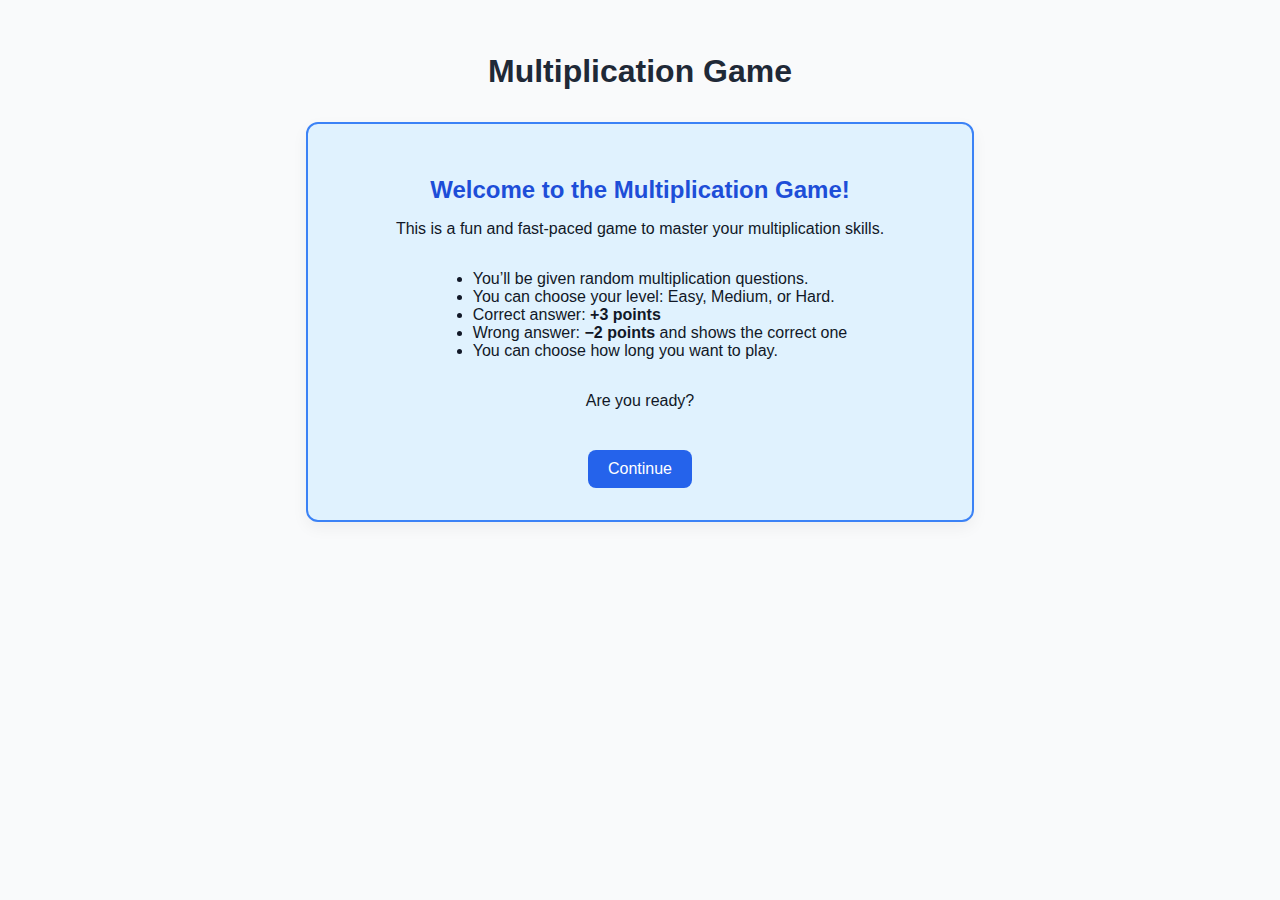
<file: multiplication_game/index.html>
<!DOCTYPE html>
<html lang="en">
<head>
  <meta charset="UTF-8" />
  <meta name="viewport" content="width=device-width, initial-scale=1.0" />
  <title>Multiplication Quiz Game</title>
  <link rel="stylesheet" href="style.css" />
</head>
<body>
  <h1>Multiplication Game</h1>
  <div id="welcome-screen">
    <h2>Welcome to the Multiplication Game!</h2>
    <p>This is a fun and fast-paced game to master your multiplication skills.</p>
    <ul style="text-align: left; display: inline-block; text-align: left;">
      <li>You’ll be given random multiplication questions.</li>
      <li>You can choose your level: Easy, Medium, or Hard.</li>
      <li>Correct answer: <strong>+3 points</strong></li>
      <li>Wrong answer: <strong>−2 points</strong> and shows the correct one</li>
      <li>You can choose how long you want to play.</li>
    </ul>
    <p>Are you ready?</p>
    <button id="continue-btn">Continue</button>
  </div>
  
  <div id="setup" style="display: none;">
    <label for="player-name">Enter Your Name:</label>
    <input type="text" id="player-name" placeholder="Your name" />
    <br><br>

    <label for="time-select">Select Time:</label>
    <select id="time-select">
      <option value="60" selected>1 minute</option>
      <option value="120">2 minutes</option>
      <option value="180">3 minutes</option>
      <option value="300">5 minutes</option>
    </select>

    <label for="level-select">Select Level:</label>
    <select id="level-select">
      <option value="easy" selected>Easy (1–10)</option>
      <option value="medium">Medium (11–20)</option>
      <option value="hard">Hard (21–30)</option>
    </select>

    <br><br>
    <button id="start-btn">Start Game</button>
  </div>

  <div id="game-area" style="display: none;">
    <div id="question">Loading...</div>

    <input type="number" id="answer-input" placeholder="Answer" />
    <button id="submit-btn">Submit</button>

    <div id="feedback"></div>
    <div id="level-indicator"></div>
    <div id="score">Score: 0</div>
    <div id="timer">Time Left: 60s</div>
    <button id="restart-btn" style="display: none;">🔁 Restart Game</button>
  </div>

  <div id="high-score-board"></div>

  <script src="script.js"></script>
</body>
</html>
</file>
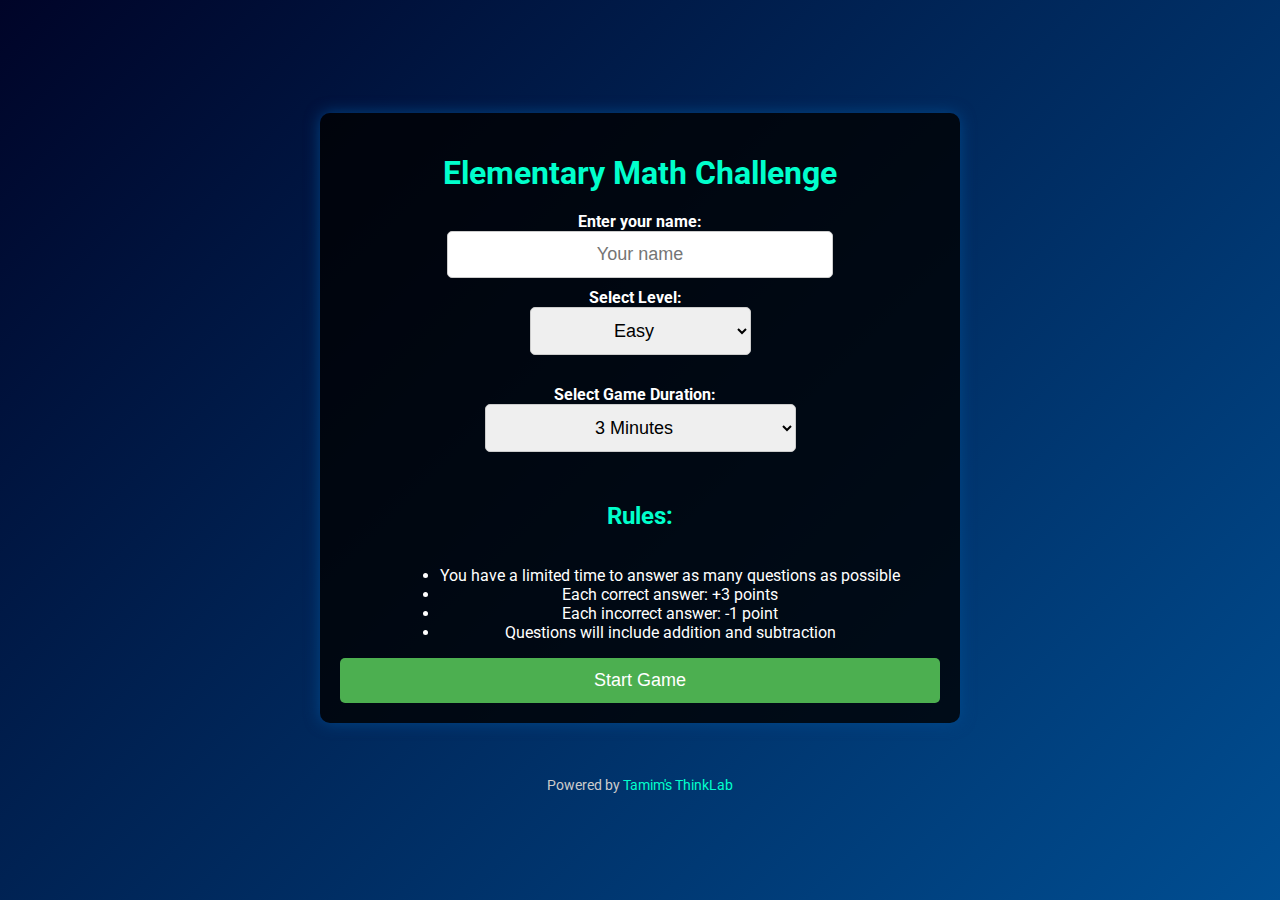
<file: elementary_math_challenge.html>
<!DOCTYPE html>
<html>
<head>
  <meta http-equiv="Content-Type" content="text/html; charset=UTF-8">
  <title>Elementary Math Challenge</title>
  <!-- Google Font: Roboto for a clean look -->
  <link href="https://fonts.googleapis.com/css?family=Roboto&display=swap" rel="stylesheet">
  <meta name="viewport" content="width=device-width, initial-scale=1.0">
  <style>
    /* Space adventure themed animated background */
    body {
      font-family: 'Roboto', sans-serif;
      background: linear-gradient(135deg, #000428, #004e92);
      color: #fff;
      margin: 0;
      padding: 0;
      display: flex;
      flex-direction: column;
      align-items: center;
      justify-content: center;
      min-height: 100vh;
    }
    
    /* Entrance animation for game containers */
    .game-container {
      background-color: rgba(0, 0, 0, 0.8);
      padding: 20px;
      border-radius: 10px;
      box-shadow: 0 0 15px rgba(0, 78, 146, 0.8);
      margin: 20px;
      width: 100%;
      max-width: 600px;
      text-align: center;
      animation: containerEntrance 1s ease-out;
    }
    @keyframes containerEntrance {
      from { transform: scale(0.8); opacity: 0; }
      to { transform: scale(1); opacity: 1; }
    }
    
    .question {
      font-size: 24px;
      font-weight: bold;
      margin: 20px 0;
    }
    .stats {
      display: flex;
      justify-content: space-between;
      align-items: center;
      margin-bottom: 20px;
      font-size: 18px;
    }
    .score, .timer {
      font-weight: bold;
      padding: 8px 12px;
      border-radius: 5px;
    }
    .score {
      color: #00ffcc;
      background-color: rgba(0, 255, 204, 0.1);
    }
    .timer {
      color: #ff0055;
      background-color: rgba(255, 0, 85, 0.1);
    }
    .grade-select, .duration-select {
      margin-bottom: 20px;
    }
    .grade-select label, .duration-select label {
      font-weight: bold;
      margin-right: 10px;
    }
    input[type="text"], input[type="number"], select {
      width: 100%;
      padding: 12px;
      font-size: 18px;
      margin-bottom: 10px;
      border: 1px solid #ccc;
      border-radius: 5px;
      text-align: center;
      box-sizing: border-box;
    }
    button {
      width: 100%;
      padding: 12px;
      background-color: #4CAF50;
      color: white;
      border: none;
      border-radius: 5px;
      cursor: pointer;
      font-size: 18px;
      transition: background-color 0.3s ease, box-shadow 0.3s ease;
    }
    button:hover {
      background-color: #45a049;
      box-shadow: 0 0 15px #00ffcc;
    }
    
    /* Feedback styling with pulse (bonus) animation */
    .feedback {
      text-align: center;
      margin: 10px 0;
      padding: 10px;
      border-radius: 5px;
      transition: opacity 0.5s ease;
    }
    .correct {
      background-color: #2ecc71;
      color: #fff;
    }
    .incorrect {
      background-color: #e74c3c;
      color: #fff;
    }
    .bonus {
      background-color: #f1c40f;
      color: #000;
      font-size: 20px;
      font-weight: bold;
    }
    .pulse {
      animation: pulse 0.5s ease-out;
    }
    @keyframes pulse {
      0% { transform: scale(1); }
      50% { transform: scale(1.1); }
      100% { transform: scale(1); }
    }
    
    .game-over {
      text-align: center;
    }
    .result-stats {
      display: grid;
      grid-template-columns: repeat(auto-fit, minmax(150px, 1fr));
      gap: 10px;
      margin: 20px 0;
    }
    .stat-box {
      padding: 10px;
      border-radius: 5px;
      text-align: center;
      background-color: #333;
    }
    @keyframes fadeIn {
      from { opacity: 0; transform: scale(0.95); }
      to { opacity: 1; transform: scale(1); }
    }
    .fade-in {
      animation: fadeIn 0.5s;
    }
    
    @media (max-width: 768px) {
      .game-container {
        margin: 10px;
      }
      .stats {
        flex-direction: column;
        align-items: stretch;
      }
      .score, .timer {
        margin-bottom: 5px;
      }
    }
    
    h1, h2 {
      color: #00ffcc;
      margin-bottom: 20px;
    }
    
    ul {
      list-style: disc;
      margin-left: 20px;
    }
    
    #intro-screen {
      display: flex;
      flex-direction: column;
      align-items: center;
    }

    .fb-share {
      background-color: #3b5998; /* Facebook blue */
      color: white;
      /* Optionally adjust other properties like padding, border-radius, etc. */
    }

    .footer {
      text-align: center;
      font-size: 14px;
      margin-top: 20px;
      color: #ccc;
    }
    .footer a {
      color: #00ffcc;
      text-decoration: none;
    }
    .footer a:hover {
      text-decoration: underline;
    }
  </style>
</head>
<body>
  <!-- Intro Screen -->
  <div class="game-container" id="intro-screen">
    <h1>Elementary Math Challenge</h1>
    <div class="player-name">
      <label for="player-name"><strong>Enter your name:</strong></label>
      <input type="text" id="player-name" placeholder="Your name">
    </div>
    <div class="grade-select">
      <label for="grade-level">Select Level:</label>
      <select id="grade-level">
        <option value="3">Easy</option>
        <option value="4">Medium</option>
        <option value="5">Hard</option>
        <option value="6">Extreme</option>
      </select>
    </div>
    <div class="duration-select">
      <label for="game-duration">Select Game Duration:</label>
      <select id="game-duration">
        <option value="60">1 Minute</option>
        <option value="120">2 Minutes</option>
        <option value="180" selected>3 Minutes</option>
        <option value="300">5 Minutes</option>
        <option value="600">10 Minutes</option>
      </select>
    </div>
    <h2>Rules:</h2>
    <ul>
      <li>You have a limited time to answer as many questions as possible</li>
      <li>Each correct answer: +3 points</li>
      <li>Each incorrect answer: -1 point</li>
      <li id="operations-list">Questions will include addition and subtraction</li>
    </ul>
    <button onclick="startGame()">Start Game</button>
  </div>

  <!-- Game Screen -->
  <div class="game-container" id="game-screen" style="display: none;">
    <div class="stats">
      <div class="score">Score: <span id="score">0</span></div>
      <div class="timer">Time: <span id="timer">3:00</span></div>
    </div>
    <div class="question" id="question"></div>
    <input type="number" id="answer" placeholder="Your answer" step="any" autofocus>
    <button style="margin-bottom: 10px;" onclick="checkAnswer()">Submit</button>
    <div class="feedback" id="feedback"></div>
  </div>

  <!-- Result Screen -->
  <div class="game-container" id="result-screen" style="display: none;">
    <div class="game-over" id="congrats-message" style="font-size: 24px; font-weight: bold; margin-bottom: 20px;"></div>
    <h1>Game Over!</h1>
    <h2>Final Score: <span id="final-score">0</span></h2>
    <div class="result-stats">
      <div class="stat-box">
        <h3 id="correct-count">0</h3>
        <p>Correct</p>
      </div>
      <div class="stat-box">
        <h3 id="incorrect-count">0</h3>
        <p>Incorrect</p>
      </div>
      <div class="stat-box">
        <h3 id="total-count">0</h3>
        <p>Total Questions</p>
      </div>
      <div class="stat-box">
        <h3 id="accuracy">0%</h3>
        <p>Accuracy</p>
      </div>
    </div>
    <button onclick="resetGame()">Play Again</button>
    <button class="fb-share" onclick="shareScore()">Share on Facebook</button>
  </div>

  <script>
    let score = 0;
    let timeLeft = 180;
    let timerInterval;
    let currentQuestion;
    let correctAnswers = 0;
    let incorrectAnswers = 0;
    let totalAnswered = 0;
    let gradeLevel = 3;
    let playerName = "";
    let correctStreak = 0;
    let incorrectStreak = 0;
    let isPaused = false;

    const positiveFeedback = ["Awesome! 🎉", "Great job! 🌟", "You're a math wizard!", "Fantastic! 👍"];
    const negativeFeedback = ["Oops, try again! 😕", "Not quite, give it another shot!", "Keep practicing! 💪"];

    document.getElementById("grade-level").addEventListener("change", updateOperationsList);
    function updateOperationsList() {
      const grade = parseInt(document.getElementById("grade-level").value);
      let operationsList = "Questions will include addition and subtraction";
      if (grade >= 4) { operationsList += ", multiplication"; }
      if (grade >= 5) { operationsList += ", division"; }
      if (grade >= 6) { operationsList += ", fractions, and order of operations (BODMAS)"; }
      document.getElementById("operations-list").textContent = operationsList;
    }

    document.getElementById("answer").addEventListener("keypress", function(event) {
      if (event.key === "Enter") {
        event.preventDefault();
        checkAnswer();
      }
    });

    function playSound(type) {
      try {
        const context = new (window.AudioContext || window.webkitAudioContext)();
        const oscillator = context.createOscillator();
        const gainNode = context.createGain();
        oscillator.connect(gainNode);
        gainNode.connect(context.destination);
        if (type === 'correct') {
          oscillator.frequency.value = 660;
          gainNode.gain.value = 0.2;
        } else {
          oscillator.frequency.value = 220;
          gainNode.gain.value = 0.1;
        }
        oscillator.start(0);
        oscillator.stop(context.currentTime + 0.2);
      } catch(e) {
        console.log('Audio playback not supported');
      }
    }

    function evaluateExpression(expression) {
      expression = expression.replace(/×/g, '*').replace(/÷/g, '/');
      return new Function('return ' + expression)();
    }

    function generateExpression(complexity) {
      const num1 = Math.floor(Math.random() * (complexity === 'simple' ? 15 : 30)) + 1;
      const num2 = Math.floor(Math.random() * (complexity === 'simple' ? 10 : 20)) + 1;
      const num3 = Math.floor(Math.random() * (complexity === 'simple' ? 10 : 20)) + 1;
      const operations = ['+', '-', '×', '÷'];
      let expression, answer;
      if (complexity === 'simple') {
        const op1 = operations[Math.floor(Math.random() * 2)];
        const op2 = operations[2 + Math.floor(Math.random() * 2)];
        if (op2 === '÷') {
          const divisor = Math.floor(Math.random() * 9) + 2;
          const multiple = Math.floor(Math.random() * 10) + 1;
          const dividend = divisor * multiple;
          expression = `${num1} ${op1} ${dividend} ${op2} ${divisor}`;
        } else {
          expression = `${num1} ${op1} ${num2} ${op2} ${num3}`;
        }
      } else {
        if (Math.random() > 0.5) {
          const op1 = operations[Math.floor(Math.random() * 2)];
          const op2 = operations[Math.floor(Math.random() * 4)];
          const op3 = operations[Math.floor(Math.random() * 4)];
          const num4 = Math.floor(Math.random() * 10) + 1;
          expression = `${num1} ${op1} ${num2} ${op2} ${num3} ${op3} ${num4}`;
        } else {
          const op1 = operations[Math.floor(Math.random() * 4)];
          const op2 = operations[Math.floor(Math.random() * 4)];
          if (Math.random() > 0.5) {
            expression = `(${num1} ${op1} ${num2}) ${op2} ${num3}`;
          } else {
            expression = `${num1} ${op1} (${num2} ${op2} ${num3})`;
          }
        }
      }
      try {
        answer = evaluateExpression(expression);
        if (!Number.isInteger(answer)) { answer = Math.round(answer * 100) / 100; }
        return { expression, answer };
      } catch (e) {
        return generateExpression(complexity);
      }
    }

    function generateQuestion() {
      gradeLevel = parseInt(document.getElementById("grade-level").value);
      let operations = ["addition", "subtraction"];
      if (gradeLevel >= 4) { operations.push("multiplication"); }
      if (gradeLevel >= 5) {
        operations.push("division", "fractions", "bodmas-simple");
        if (Math.random() > 0.7) { operations.push("bodmas-medium"); }
      }
      const operation = operations[Math.floor(Math.random() * operations.length)];
      let num1, num2, num3;
      switch (operation) {
        case "addition":
          const addMax = gradeLevel === 3 ? 50 : (gradeLevel === 4 ? 100 : 1000);
          num1 = Math.floor(Math.random() * addMax) + 1;
          num2 = Math.floor(Math.random() * addMax) + 1;
          currentQuestion = { text: `${num1} + ${num2} = ?`, answer: num1 + num2 };
          break;
        case "subtraction":
          if (gradeLevel === 3) {
            num1 = Math.floor(Math.random() * 50) + 26;
            num2 = Math.floor(Math.random() * 25) + 1;
          } else {
            const subMax = gradeLevel === 4 ? 100 : 1000;
            num1 = Math.floor(Math.random() * subMax) + 1;
            num2 = Math.floor(Math.random() * subMax) + 1;
          }
          currentQuestion = { text: `${num1} - ${num2} = ?`, answer: num1 - num2 };
          break;
        case "multiplication":
          if (gradeLevel === 4) {
            num1 = Math.floor(Math.random() * 9) + 1;
            num2 = Math.floor(Math.random() * 10) + 1;
          } else {
            num1 = Math.floor(Math.random() * 90) + 10;
            num2 = Math.floor(Math.random() * 9) + 1;
          }
          currentQuestion = { text: `${num1} × ${num2} = ?`, answer: num1 * num2 };
          break;
        case "division":
          if (Math.random() > 0.7) {
            num1 = Math.floor(Math.random() * 100) + 1;
            num2 = Math.floor(Math.random() * 9) + 2;
            let result = num1 / num2;
            currentQuestion = { text: `${num1} ÷ ${num2} = ? (Round to 2 decimal places)`, answer: Math.round(result * 100) / 100 };
          } else {
            num2 = Math.floor(Math.random() * 9) + 2;
            num3 = Math.floor(Math.random() * 10) + 1;
            num1 = num2 * num3;
            currentQuestion = { text: `${num1} ÷ ${num2} = ?`, answer: num3 };
          }
          break;
        case "fractions":
          const denominators = [2, 3, 4, 5, 6, 8, 10];
          const denominator = denominators[Math.floor(Math.random() * denominators.length)];
          if (Math.random() > 0.5) {
            num1 = Math.floor(Math.random() * 50) + 10;
            const numerator = Math.floor(Math.random() * (denominator - 1)) + 1;
            currentQuestion = { text: `${numerator}/${denominator} of ${num1} = ?`, answer: (num1 * numerator) / denominator };
          } else {
            const numerator = Math.floor(Math.random() * (denominator - 1)) + 1;
            const decimal = Math.round((numerator / denominator) * 100) / 100;
            currentQuestion = { text: `Convert ${numerator}/${denominator} to a decimal.`, answer: decimal };
          }
          break;
        case "bodmas-simple":
          const result = generateExpression('simple');
          currentQuestion = { text: `Calculate: ${result.expression} = ?`, answer: result.answer };
          break;
        case "bodmas-medium":
          const mediumResult = generateExpression('medium');
          currentQuestion = { text: `Calculate: ${mediumResult.expression} = ?`, answer: mediumResult.answer };
          break;
      }
      const questionEl = document.getElementById("question");
      questionEl.textContent = currentQuestion.text;
      questionEl.classList.add("fade-in");
      setTimeout(() => { questionEl.classList.remove("fade-in"); }, 500);
    }

    function pauseGame(pauseTime, bonusMsg) {
      clearInterval(timerInterval);
      document.getElementById("answer").disabled = true;
      // Clear previous answer immediately
      document.getElementById("answer").value = "";
      const feedback = document.getElementById("feedback");
      feedback.textContent = bonusMsg;
      feedback.className = "feedback bonus pulse";
      setTimeout(() => {
        feedback.textContent = "";
        feedback.className = "feedback";
        document.getElementById("answer").disabled = false;
        // Focus the input field after bonus pause
        document.getElementById("answer").focus();
        timerInterval = setInterval(updateTimer, 1000);
        generateQuestion();
      }, pauseTime);
    }

    function checkAnswer() {
      if (isPaused) return;
      const userInput = document.getElementById("answer").value;
      const userAnswer = parseFloat(userInput);
      const feedback = document.getElementById("feedback");
      
      if (userInput === "" || isNaN(userAnswer)) {
        feedback.textContent = "Please enter a number!";
        feedback.className = "feedback incorrect pulse";
        return;
      }
      
      totalAnswered++;
      let isCorrect = false;
      if (currentQuestion.text.includes("decimal") || currentQuestion.text.includes("Round to") || !Number.isInteger(currentQuestion.answer)) {
        isCorrect = Math.abs(userAnswer - currentQuestion.answer) < 0.01;
      } else {
        isCorrect = userAnswer === currentQuestion.answer;
      }
      
      if (isCorrect) {
        score += 3;
        correctAnswers++;
        correctStreak++;
        incorrectStreak = 0;
        const msg = positiveFeedback[Math.floor(Math.random() * positiveFeedback.length)];
        feedback.textContent = msg + " +3 points";
        feedback.className = "feedback correct pulse";
        
        if (correctStreak >= 5) {
          score += 5;
          feedback.textContent = "Amazing! 5 in a row! Bonus +5 points!";
          feedback.className = "feedback bonus pulse";
          correctStreak = 0;
          clearInterval(timerInterval);
          isPaused = true;
          pauseGame(3000, "Amazing! Bonus +5 points!");
          isPaused = false;
          document.getElementById("score").textContent = score;
          return;
        }
      } else {
        score -= 1;
        incorrectAnswers++;
        incorrectStreak++;
        correctStreak = 0;
        let correctAnswer = currentQuestion.answer;
        if (typeof correctAnswer === "number" && !Number.isInteger(correctAnswer)) {
          correctAnswer = correctAnswer.toFixed(2);
        }
        const msg = negativeFeedback[Math.floor(Math.random() * negativeFeedback.length)];
        feedback.textContent = msg + " -1 point. The answer was " + correctAnswer + ".";
        feedback.className = "feedback incorrect pulse";
        
        if (incorrectStreak >= 3) {
          score += 2;
          feedback.textContent = "Take a deep breath! Bonus +2 points!";
          feedback.className = "feedback bonus pulse";
          incorrectStreak = 0;
          clearInterval(timerInterval);
          isPaused = true;
          pauseGame(3000, "Take a deep breath! Bonus +2 points!");
          isPaused = false;
          document.getElementById("score").textContent = score;
          return;
        }
      }
      
      document.getElementById("score").textContent = score;
      document.getElementById("answer").value = "";
      document.getElementById("answer").focus();
      generateQuestion();
    }

    function startGame() {
      playerName = document.getElementById("player-name").value.trim();
      if (!playerName) { playerName = "Player"; }
      
      // Get game duration from select (in seconds)
      const durationSelect = document.getElementById("game-duration");
      timeLeft = parseInt(durationSelect.value);
      
      score = 0;
      correctAnswers = 0;
      incorrectAnswers = 0;
      totalAnswered = 0;
      correctStreak = 0;
      incorrectStreak = 0;
      isPaused = false;
      
      document.getElementById("score").textContent = score;
      // Display timer in minutes:seconds format
      const minutes = Math.floor(timeLeft / 60);
      const seconds = timeLeft % 60;
      document.getElementById("timer").textContent = `${minutes}:${seconds < 10 ? '0' : ''}${seconds}`;
      document.getElementById("feedback").textContent = "";
      document.getElementById("feedback").className = "feedback";
      document.getElementById("answer").value = "";
      
      document.getElementById("intro-screen").style.display = "none";
      document.getElementById("game-screen").style.display = "block";
      document.getElementById("result-screen").style.display = "none";
      
      generateQuestion();
      document.getElementById("answer").focus();
      
      clearInterval(timerInterval);
      timerInterval = setInterval(updateTimer, 1000);
    }

    function resetGame() {
      document.getElementById("result-screen").style.display = "none";
      document.getElementById("intro-screen").style.display = "block";
    }

    function updateTimer() {
      timeLeft--;
      const minutes = Math.floor(timeLeft / 60);
      const seconds = timeLeft % 60;
      document.getElementById("timer").textContent = `${minutes}:${seconds < 10 ? '0' : ''}${seconds}`;
      if (timeLeft <= 0) { endGame(); }
    }

    function endGame() {
      clearInterval(timerInterval);
      document.getElementById("final-score").textContent = score;
      document.getElementById("correct-count").textContent = correctAnswers;
      document.getElementById("incorrect-count").textContent = incorrectAnswers;
      document.getElementById("total-count").textContent = totalAnswered;
      const accuracy = totalAnswered > 0 ? Math.round((correctAnswers / totalAnswered) * 100) : 0;
      document.getElementById("accuracy").textContent = `${accuracy}%`;
      const congratsMessageEl = document.getElementById("congrats-message");
      if(score >= 30) {
        congratsMessageEl.textContent = `${playerName}, you're a Math Genius! 🎓`;
      } else if(score >= 10) {
        congratsMessageEl.textContent = `Great job, ${playerName}! Keep practicing! 👍`;
      } else {
        congratsMessageEl.textContent = `Don't worry, ${playerName}, practice makes perfect! 😊`;
      }
      document.getElementById("game-screen").style.display = "none";
      document.getElementById("result-screen").style.display = "block";
    }

    // Function to share score on Facebook
    function shareScore() {
      const gameURL = "tamim.github.io/mathgames/elementary_math_challenge.html"; 
      const scoreText = `I scored ${score} points on Elementary Math Challenge! Can you beat my score?`;
      const fbShareURL = `https://www.facebook.com/sharer/sharer.php?u=${encodeURIComponent(gameURL)}&quote=${encodeURIComponent(scoreText)}`;
      window.open(fbShareURL, '_blank');
    }

    updateOperationsList();
  </script>
  
  <div data-lastpass-root="" style="position: absolute; top: 0; left: 0; height: 0; width: 0;"></div>
  <footer class="footer">
    <p>Powered by <a href="https://www.facebook.com/TamimsThinkLab" target="_blank">Tamim's ThinkLab</a></p>
  </footer>
</body>
</html>
</file>
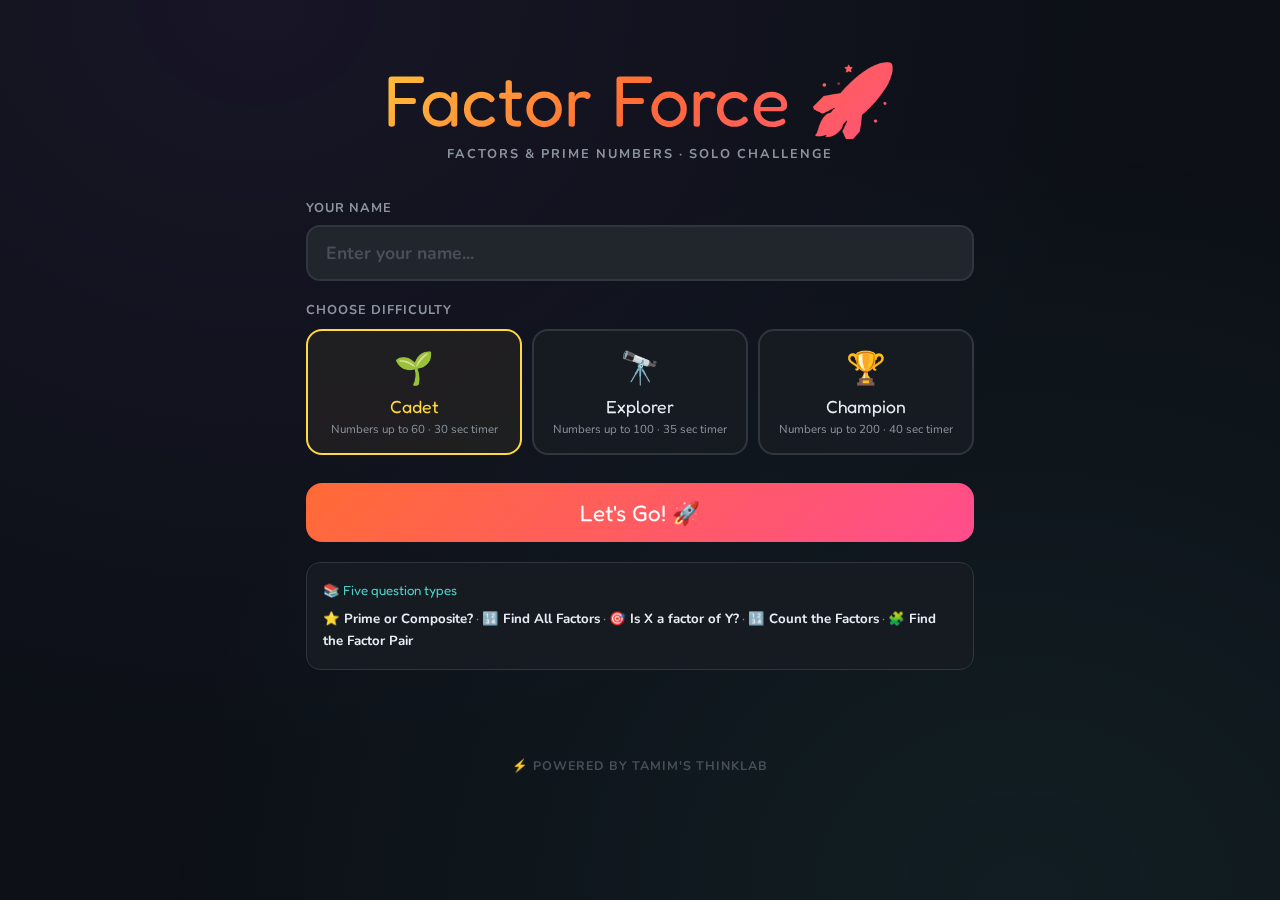
<file: factor-force.html>
<!DOCTYPE html>
<html lang="en">
<head>
<meta charset="UTF-8">
<meta name="viewport" content="width=device-width, initial-scale=1.0">
<title>Factor Force 🚀</title>
<link href="https://fonts.googleapis.com/css2?family=Fredoka+One&family=Nunito:wght@400;600;700;800;900&display=swap" rel="stylesheet">
<style>
:root {
  --yellow: #FFD93D;
  --orange: #FF6B35;
  --pink: #FF4D8D;
  --blue: #4ECDC4;
  --purple: #A855F7;
  --green: #22C55E;
  --red: #EF4444;
  --dark: #0d1117;
  --card: #161b22;
  --card2: #21262d;
  --border: #30363d;
}
* { box-sizing: border-box; margin: 0; padding: 0; }
body {
  font-family: 'Nunito', sans-serif;
  background: var(--dark);
  color: #e6edf3;
  min-height: 100vh;
  overflow-x: hidden;
}
body::before {
  content: '';
  position: fixed; inset: 0;
  background:
    radial-gradient(ellipse at 20% 0%, rgba(168,85,247,0.07) 0%, transparent 60%),
    radial-gradient(ellipse at 80% 100%, rgba(78,205,196,0.07) 0%, transparent 60%);
  pointer-events: none; z-index: 0;
}

/* ── SCREENS ── */
.screen { display: none; position: relative; z-index: 1; }
.screen.active { display: block; }
.container { max-width: 700px; margin: 0 auto; padding: 20px 16px; }

/* ── WELCOME SCREEN ── */
.logo {
  font-family: 'Fredoka One', cursive;
  font-size: clamp(2.8rem, 8vw, 4.5rem);
  text-align: center;
  background: linear-gradient(135deg, var(--yellow), var(--orange), var(--pink));
  -webkit-background-clip: text; -webkit-text-fill-color: transparent;
  background-clip: text; line-height: 1.1; margin-bottom: 6px;
}
.tagline { text-align: center; color: #8b949e; font-weight: 700; letter-spacing: 2px; text-transform: uppercase; font-size: 0.8rem; margin-bottom: 36px; }

.name-input-wrap { margin-bottom: 20px; }
.name-input-wrap label { display: block; font-weight: 700; color: #8b949e; font-size: 0.8rem; text-transform: uppercase; letter-spacing: 1px; margin-bottom: 8px; }
.name-input-wrap input {
  width: 100%; padding: 14px 18px;
  background: var(--card2); border: 2px solid var(--border);
  border-radius: 14px; color: #e6edf3;
  font-family: 'Nunito', sans-serif; font-size: 1.1rem; font-weight: 700;
  outline: none; transition: border-color 0.2s;
}
.name-input-wrap input:focus { border-color: var(--blue); }
.name-input-wrap input::placeholder { color: #484f58; }

.diff-grid { display: grid; grid-template-columns: repeat(3, 1fr); gap: 10px; margin-bottom: 28px; }
.diff-card {
  background: var(--card); border: 2px solid var(--border);
  border-radius: 16px; padding: 16px 12px; text-align: center;
  cursor: pointer; transition: all 0.2s;
}
.diff-card:hover { border-color: var(--blue); transform: translateY(-2px); }
.diff-card.selected { border-color: var(--yellow); background: rgba(255,217,61,0.06); }
.diff-card .diff-icon { font-size: 2rem; margin-bottom: 6px; }
.diff-card .diff-name { font-family: 'Fredoka One', cursive; font-size: 1.1rem; }
.diff-card .diff-desc { font-size: 0.72rem; color: #8b949e; margin-top: 4px; line-height: 1.4; }
.diff-card.selected .diff-name { color: var(--yellow); }

.start-btn {
  display: block; width: 100%; padding: 16px;
  background: linear-gradient(135deg, var(--orange), var(--pink));
  border: none; border-radius: 16px;
  font-family: 'Fredoka One', cursive; font-size: 1.4rem;
  color: white; cursor: pointer; transition: all 0.2s;
}
.start-btn:hover { transform: scale(1.02); opacity: 0.95; }

/* ── HUD ── */
.hud {
  display: flex; align-items: center; gap: 12px;
  margin-bottom: 16px; flex-wrap: wrap;
}
.hud-name {
  font-family: 'Fredoka One', cursive;
  font-size: 1.1rem; color: var(--blue); flex: 1;
}
.lives { display: flex; gap: 4px; align-items: center; }
.heart { font-size: 1.4rem; transition: all 0.3s; }
.heart.lost { filter: grayscale(1); opacity: 0.3; transform: scale(0.8); }
.score-badge {
  background: var(--card2); border: 1px solid var(--border);
  border-radius: 50px; padding: 6px 14px;
  font-family: 'Fredoka One', cursive; font-size: 1rem;
}
.score-badge span { color: var(--yellow); }
.streak-badge {
  background: rgba(255,107,53,0.15); border: 1px solid rgba(255,107,53,0.4);
  border-radius: 50px; padding: 6px 12px;
  font-family: 'Fredoka One', cursive; font-size: 0.85rem; color: var(--orange);
  display: none; align-items: center; gap: 4px;
}
.streak-badge.show { display: flex; animation: popIn 0.3s; }
.diff-badge {
  border-radius: 50px; padding: 4px 12px;
  font-size: 0.72rem; font-weight: 800; text-transform: uppercase; letter-spacing: 1px;
}
.diff-badge.cadet { background: rgba(34,197,94,0.15); color: var(--green); border: 1px solid rgba(34,197,94,0.3); }
.diff-badge.explorer { background: rgba(78,205,196,0.15); color: var(--blue); border: 1px solid rgba(78,205,196,0.3); }
.diff-badge.champion { background: rgba(168,85,247,0.15); color: var(--purple); border: 1px solid rgba(168,85,247,0.3); }

/* ── TIMER ── */
.timer-wrap { display: flex; align-items: center; gap: 10px; margin-bottom: 12px; }
.timer-bar-bg {
  flex: 1; height: 8px; background: var(--card2);
  border-radius: 50px; overflow: hidden;
}
.timer-bar {
  height: 100%; border-radius: 50px;
  background: linear-gradient(90deg, var(--green), var(--blue));
  transition: width 0.1s linear, background 0.5s;
}
.timer-bar.danger { background: linear-gradient(90deg, var(--red), var(--orange)); }
.timer-num {
  font-family: 'Fredoka One', cursive; font-size: 1rem;
  color: #8b949e; min-width: 28px; text-align: right;
}
.timer-num.danger { color: var(--red); }

/* ── GAME CARD ── */
.game-card {
  background: var(--card); border: 1px solid var(--border);
  border-radius: 24px; padding: 24px 20px; margin-bottom: 14px;
  min-height: 260px;
}
.q-type-pill {
  display: inline-block; border-radius: 50px; padding: 4px 14px;
  font-size: 0.72rem; font-weight: 800; text-transform: uppercase; letter-spacing: 1px;
  margin-bottom: 14px;
}
.qt-prime { background: rgba(255,77,141,0.15); color: var(--pink); border: 1px solid rgba(255,77,141,0.3); }
.qt-factors { background: rgba(78,205,196,0.15); color: var(--blue); border: 1px solid rgba(78,205,196,0.3); }
.qt-isfactor { background: rgba(168,85,247,0.15); color: var(--purple); border: 1px solid rgba(168,85,247,0.3); }
.qt-count { background: rgba(255,107,53,0.15); color: var(--orange); border: 1px solid rgba(255,107,53,0.3); }
.qt-pair { background: rgba(255,217,61,0.15); color: var(--yellow); border: 1px solid rgba(255,217,61,0.3); }

.q-text { font-size: 1.05rem; color: #8b949e; margin-bottom: 10px; line-height: 1.5; }
.q-text strong { color: #e6edf3; }
.q-number {
  font-family: 'Fredoka One', cursive;
  font-size: clamp(3.5rem, 12vw, 6rem);
  line-height: 1; text-align: center;
  background: linear-gradient(135deg, var(--yellow), var(--orange));
  -webkit-background-clip: text; -webkit-text-fill-color: transparent;
  background-clip: text; margin-bottom: 4px;
}
.q-sub { text-align: center; font-size: 0.9rem; color: #8b949e; margin-bottom: 20px; }

/* Yes/No big buttons */
.yn-wrap { display: flex; gap: 14px; justify-content: center; }
.yn-btn {
  flex: 1; max-width: 200px; padding: 18px 10px;
  border-radius: 16px; font-family: 'Fredoka One', cursive;
  font-size: 1.5rem; cursor: pointer; border: 3px solid;
  transition: all 0.2s;
}
.yn-btn.yes { background: rgba(34,197,94,0.1); border-color: var(--green); color: var(--green); }
.yn-btn.no { background: rgba(239,68,68,0.1); border-color: var(--red); color: var(--red); }
.yn-btn:hover:not(:disabled) { transform: scale(1.04); }
.yn-btn:disabled { opacity: 0.5; cursor: not-allowed; transform: none; }

/* Number grid */
.num-grid {
  display: grid;
  grid-template-columns: repeat(auto-fill, minmax(52px, 1fr));
  gap: 7px; margin-bottom: 14px;
}
.ng-btn {
  aspect-ratio: 1; border-radius: 10px;
  border: 2px solid var(--border); background: var(--card2);
  color: #e6edf3; font-family: 'Fredoka One', cursive; font-size: 1.1rem;
  cursor: pointer; transition: all 0.12s;
  display: flex; align-items: center; justify-content: center;
}
.ng-btn:hover:not(.disabled) { border-color: var(--blue); background: rgba(78,205,196,0.1); transform: scale(1.06); }
.ng-btn.selected { border-color: var(--yellow); background: rgba(255,217,61,0.12); color: var(--yellow); }
.ng-btn.correct { border-color: var(--green); background: rgba(34,197,94,0.15); color: var(--green); animation: pop 0.3s; }
.ng-btn.missed { border-color: var(--orange); background: rgba(255,107,53,0.15); color: var(--orange); }
.ng-btn.wrong-sel { border-color: var(--red); background: rgba(239,68,68,0.15); color: var(--red); animation: shake 0.3s; }
.ng-btn.disabled { opacity: 0.35; cursor: not-allowed; pointer-events: none; }

/* Multiple choice */
.mc-grid { display: grid; grid-template-columns: 1fr 1fr; gap: 10px; }
.mc-btn {
  padding: 16px; border-radius: 14px;
  border: 2px solid var(--border); background: var(--card2);
  color: #e6edf3; font-family: 'Fredoka One', cursive; font-size: 1.3rem;
  cursor: pointer; transition: all 0.15s; text-align: center;
}
.mc-btn:hover:not(:disabled) { border-color: var(--purple); background: rgba(168,85,247,0.1); transform: scale(1.02); }
.mc-btn.correct { border-color: var(--green); background: rgba(34,197,94,0.15); color: var(--green); }
.mc-btn.wrong { border-color: var(--red); background: rgba(239,68,68,0.15); color: var(--red); }
.mc-btn:disabled { cursor: not-allowed; }

/* Factor pair fill-in */
.pair-wrap { display: flex; align-items: center; justify-content: center; gap: 14px; flex-wrap: wrap; }
.pair-num {
  font-family: 'Fredoka One', cursive; font-size: 2.2rem; color: var(--blue);
}
.pair-box {
  font-family: 'Fredoka One', cursive; font-size: 2rem;
  width: 80px; height: 64px;
  background: var(--card2); border: 3px solid var(--border);
  border-radius: 14px; color: var(--yellow);
  text-align: center; outline: none;
  transition: border-color 0.2s;
}
.pair-box:focus { border-color: var(--yellow); }
.pair-box.correct { border-color: var(--green); color: var(--green); }
.pair-box.wrong { border-color: var(--red); color: var(--red); }
.pair-eq { font-family: 'Fredoka One', cursive; font-size: 1.8rem; color: #484f58; }
.pair-submit {
  display: block; width: 100%; margin-top: 14px;
  padding: 13px; background: linear-gradient(135deg, var(--blue), var(--purple));
  border: none; border-radius: 14px; color: white;
  font-family: 'Fredoka One', cursive; font-size: 1.1rem;
  cursor: pointer; transition: all 0.2s;
}
.pair-submit:hover { opacity: 0.9; }
.pair-submit:disabled { opacity: 0.4; cursor: not-allowed; }

.submit-factors {
  display: block; width: 100%;
  padding: 13px; background: linear-gradient(135deg, var(--blue), var(--purple));
  border: none; border-radius: 14px; color: white;
  font-family: 'Fredoka One', cursive; font-size: 1.1rem;
  cursor: pointer; transition: all 0.2s;
}
.submit-factors:hover { opacity: 0.9; }
.submit-factors:disabled { opacity: 0.4; cursor: not-allowed; }

/* ── EXPLAINER ── */
.explainer {
  background: var(--card2); border: 1px solid var(--border);
  border-radius: 18px; padding: 18px 20px; margin-bottom: 14px;
  display: none; animation: fadeUp 0.35s;
}
.explainer.show { display: block; }
.explainer-header { display: flex; align-items: center; gap: 8px; margin-bottom: 10px; }
.explainer-icon { font-size: 1.4rem; }
.explainer-title { font-family: 'Fredoka One', cursive; font-size: 1rem; }
.explainer-title.correct-title { color: var(--green); }
.explainer-title.wrong-title { color: var(--red); }
.explainer-body { font-size: 0.88rem; color: #8b949e; line-height: 1.7; }
.explainer-body strong { color: #e6edf3; }
.explainer-body .highlight { color: var(--yellow); font-weight: 800; }
.factor-tree {
  display: flex; flex-wrap: wrap; gap: 6px;
  margin: 8px 0; align-items: center;
}
.ft-num {
  background: rgba(255,217,61,0.12); border: 1px solid rgba(255,217,61,0.3);
  border-radius: 8px; padding: 3px 10px;
  font-family: 'Fredoka One', cursive; font-size: 1rem; color: var(--yellow);
}
.ft-prime {
  background: rgba(255,77,141,0.12); border: 1px solid rgba(255,77,141,0.3);
  border-radius: 8px; padding: 3px 10px;
  font-family: 'Fredoka One', cursive; font-size: 1rem; color: var(--pink);
}
.ft-op { color: #484f58; font-size: 0.9rem; margin: 0 2px; }
.pairs-row { display: flex; flex-wrap: wrap; gap: 8px; margin: 8px 0; }
.pair-chip {
  background: rgba(78,205,196,0.1); border: 1px solid rgba(78,205,196,0.25);
  border-radius: 8px; padding: 4px 12px;
  font-family: 'Fredoka One', cursive; font-size: 0.9rem; color: var(--blue);
}

/* ── NEXT BTN ── */
.next-btn {
  display: block; width: 100%; padding: 14px;
  background: linear-gradient(135deg, var(--orange), var(--pink));
  border: none; border-radius: 14px; color: white;
  font-family: 'Fredoka One', cursive; font-size: 1.2rem;
  cursor: pointer; transition: all 0.2s; margin-bottom: 14px;
}
.next-btn:hover { transform: scale(1.01); opacity: 0.95; }

/* ── GAME OVER SCREEN ── */
.go-card {
  background: var(--card); border: 1px solid var(--border);
  border-radius: 24px; padding: 32px 24px; text-align: center; margin-bottom: 20px;
}
.go-title {
  font-family: 'Fredoka One', cursive; font-size: 2.5rem; margin-bottom: 4px;
  background: linear-gradient(135deg, var(--yellow), var(--orange), var(--pink));
  -webkit-background-clip: text; -webkit-text-fill-color: transparent; background-clip: text;
}
.go-subtitle { color: #8b949e; font-size: 0.9rem; margin-bottom: 24px; }
.go-score-big {
  font-family: 'Fredoka One', cursive; font-size: 5rem; line-height: 1;
  color: var(--yellow); margin-bottom: 4px;
}
.go-score-label { color: #8b949e; font-size: 0.85rem; text-transform: uppercase; letter-spacing: 2px; margin-bottom: 24px; }

.stats-grid { display: grid; grid-template-columns: repeat(2, 1fr); gap: 10px; margin-bottom: 24px; }
.stat-card {
  background: var(--card2); border-radius: 14px; padding: 14px;
  border: 1px solid var(--border); text-align: left;
}
.stat-label { font-size: 0.72rem; color: #8b949e; text-transform: uppercase; letter-spacing: 1px; margin-bottom: 4px; }
.stat-value { font-family: 'Fredoka One', cursive; font-size: 1.5rem; }
.stat-sub { font-size: 0.72rem; color: #8b949e; margin-top: 2px; }

.accuracy-breakdown { margin-bottom: 24px; text-align: left; }
.ab-title { font-family: 'Fredoka One', cursive; color: var(--blue); margin-bottom: 12px; font-size: 1rem; }
.ab-row { display: flex; align-items: center; gap: 10px; margin-bottom: 8px; }
.ab-name { font-size: 0.8rem; color: #8b949e; min-width: 130px; }
.ab-bar-bg { flex: 1; height: 8px; background: var(--card2); border-radius: 50px; overflow: hidden; }
.ab-bar { height: 100%; border-radius: 50px; background: linear-gradient(90deg, var(--blue), var(--purple)); }
.ab-pct { font-family: 'Fredoka One', cursive; font-size: 0.85rem; min-width: 36px; text-align: right; }

.play-again-btn {
  display: block; width: 100%; padding: 16px;
  background: linear-gradient(135deg, var(--orange), var(--pink));
  border: none; border-radius: 16px; color: white;
  font-family: 'Fredoka One', cursive; font-size: 1.3rem;
  cursor: pointer; transition: all 0.2s; margin-bottom: 10px;
}
.play-again-btn:hover { transform: scale(1.02); }
.change-diff-btn {
  display: block; width: 100%; padding: 13px;
  background: var(--card2); border: 2px solid var(--border);
  border-radius: 14px; color: #8b949e;
  font-family: 'Fredoka One', cursive; font-size: 1rem;
  cursor: pointer; transition: all 0.2s;
}
.change-diff-btn:hover { border-color: var(--blue); color: var(--blue); }

/* ── ANIMATIONS ── */
@keyframes pop { 0%{transform:scale(1)} 50%{transform:scale(1.2)} 100%{transform:scale(1)} }
@keyframes shake { 0%,100%{transform:translateX(0)} 25%{transform:translateX(-5px)} 75%{transform:translateX(5px)} }
@keyframes popIn { from{transform:scale(0.8);opacity:0} to{transform:scale(1);opacity:1} }
@keyframes fadeUp { from{transform:translateY(10px);opacity:0} to{transform:translateY(0);opacity:1} }
@keyframes heartLost { 0%{transform:scale(1)} 30%{transform:scale(1.4)} 60%{transform:scale(0.6)} 100%{transform:scale(1)} }
.heart-shake { animation: heartLost 0.4s; }

.confetti-piece {
  position: fixed; top: -10px;
  width: 8px; height: 8px; pointer-events: none;
  animation: confettiFall linear forwards;
}
@keyframes confettiFall {
  to { transform: translateY(110vh) rotate(900deg); opacity: 0; }
}
</style>
</head>
<body>

<!-- ════════ WELCOME SCREEN ════════ -->
<div id="welcomeScreen" class="screen active">
<div class="container">
  <div style="padding-top:40px;padding-bottom:40px">
    <div class="logo">Factor Force 🚀</div>
    <div class="tagline">Factors &amp; Prime Numbers · Solo Challenge</div>

    <div class="name-input-wrap">
      <label>Your name</label>
      <input type="text" id="playerName" placeholder="Enter your name..." maxlength="20" />
    </div>

    <div style="font-weight:700;color:#8b949e;font-size:0.8rem;text-transform:uppercase;letter-spacing:1px;margin-bottom:10px;">Choose difficulty</div>
    <div class="diff-grid">
      <div class="diff-card selected" data-diff="cadet" onclick="selectDiff(this)">
        <div class="diff-icon">🌱</div>
        <div class="diff-name">Cadet</div>
        <div class="diff-desc">Numbers up to 60 · 30 sec timer</div>
      </div>
      <div class="diff-card" data-diff="explorer" onclick="selectDiff(this)">
        <div class="diff-icon">🔭</div>
        <div class="diff-name">Explorer</div>
        <div class="diff-desc">Numbers up to 100 · 35 sec timer</div>
      </div>
      <div class="diff-card" data-diff="champion" onclick="selectDiff(this)">
        <div class="diff-icon">🏆</div>
        <div class="diff-name">Champion</div>
        <div class="diff-desc">Numbers up to 200 · 40 sec timer</div>
      </div>
    </div>

    <button class="start-btn" onclick="startGame()">Let's Go! 🚀</button>

    <div style="background:var(--card);border:1px solid var(--border);border-radius:14px;padding:16px;margin-top:20px;font-size:0.83rem;color:#8b949e;line-height:1.7;">
      <div style="font-family:'Fredoka One',cursive;color:var(--blue);margin-bottom:6px;">📚 Five question types</div>
      <strong style="color:#e6edf3;">⭐ Prime or Composite?</strong> · <strong style="color:#e6edf3;">🔢 Find All Factors</strong> · <strong style="color:#e6edf3;">🎯 Is X a factor of Y?</strong> · <strong style="color:#e6edf3;">🔢 Count the Factors</strong> · <strong style="color:#e6edf3;">🧩 Find the Factor Pair</strong>
    </div>
  </div>
</div>
</div>

<!-- ════════ GAME SCREEN ════════ -->
<div id="gameScreen" class="screen">
<div class="container">

  <!-- HUD -->
  <div class="hud">
    <div class="hud-name" id="hudName">Player</div>
    <div class="diff-badge cadet" id="diffBadge">Cadet</div>
    <div class="streak-badge" id="streakBadge">🔥 <span id="streakCount">0</span>x streak!</div>
    <div class="score-badge">⭐ <span id="hudScore">0</span></div>
    <div class="lives" id="livesWrap">
      <div class="heart" id="h0">❤️</div>
      <div class="heart" id="h1">❤️</div>
      <div class="heart" id="h2">❤️</div>
    </div>
  </div>

  <!-- Timer -->
  <div class="timer-wrap">
    <div class="timer-bar-bg"><div class="timer-bar" id="timerBar" style="width:100%"></div></div>
    <div class="timer-num" id="timerNum">30</div>
  </div>

  <!-- Question card -->
  <div class="game-card" id="gameCard">
    <!-- Filled by JS -->
  </div>

  <!-- Explainer -->
  <div class="explainer" id="explainer">
    <div class="explainer-header">
      <div class="explainer-icon" id="explIcon">💡</div>
      <div class="explainer-title" id="explTitle">Let's break it down</div>
    </div>
    <div class="explainer-body" id="explBody"></div>
  </div>

  <!-- Next button -->
  <button class="next-btn" id="nextBtn" onclick="nextQuestion()" style="display:none">
    Next Problem ➡️
  </button>

  <!-- Q counter -->
  <div style="text-align:center;color:#484f58;font-size:0.78rem;font-weight:700;letter-spacing:1px;">
    QUESTION <span id="qCounter">1</span> OF 15
  </div>

</div>
</div>

<!-- ════════ GAME OVER SCREEN ════════ -->
<div id="gameOverScreen" class="screen">
<div class="container">
  <div style="padding-top:30px">
  <div class="go-card">
    <div class="go-title" id="goTitle">Game Over!</div>
    <div class="go-subtitle" id="goSubtitle">Here's how you did</div>
    <div class="go-score-big" id="goScore">0</div>
    <div class="go-score-label">Total Points</div>

    <div class="stats-grid">
      <div class="stat-card">
        <div class="stat-label">Correct</div>
        <div class="stat-value" id="goCorrect" style="color:var(--green)">0</div>
        <div class="stat-sub" id="goTotal">of 0 questions</div>
      </div>
      <div class="stat-card">
        <div class="stat-label">Best Streak</div>
        <div class="stat-value" id="goBestStreak" style="color:var(--orange)">0</div>
        <div class="stat-sub">in a row 🔥</div>
      </div>
      <div class="stat-card">
        <div class="stat-label">Accuracy</div>
        <div class="stat-value" id="goAccuracy" style="color:var(--blue)">0%</div>
        <div class="stat-sub" id="goAccSub"></div>
      </div>
      <div class="stat-card">
        <div class="stat-label">Time Bonuses</div>
        <div class="stat-value" id="goTimeBonus" style="color:var(--purple)">0</div>
        <div class="stat-sub">speed points ⚡</div>
      </div>
    </div>

    <div class="accuracy-breakdown" id="accuracyBreakdown"></div>
  </div>

  <button class="play-again-btn" onclick="playAgain()">Play Again 🚀</button>
  <button class="change-diff-btn" onclick="showWelcome()">Change Difficulty</button>
  </div>
</div>
</div>

<script>
// ═══════════════════════════════════════════════
//  MATHS UTILITIES
// ═══════════════════════════════════════════════
function getFactors(n) {
  const f = [];
  for (let i = 1; i <= n; i++) if (n % i === 0) f.push(i);
  return f;
}
function isPrime(n) {
  if (n < 2) return false;
  for (let i = 2; i <= Math.sqrt(n); i++) if (n % i === 0) return false;
  return true;
}
function primeFactors(n) {
  const factors = [];
  let d = 2;
  while (n > 1) {
    while (n % d === 0) { factors.push(d); n /= d; }
    d++;
  }
  return factors;
}
function getFactorPairs(n) {
  const pairs = [];
  for (let i = 1; i <= Math.sqrt(n); i++) {
    if (n % i === 0) pairs.push([i, n / i]);
  }
  return pairs;
}
function shuffle(arr) {
  const a = [...arr];
  for (let i = a.length - 1; i > 0; i--) {
    const j = Math.floor(Math.random() * (i + 1));
    [a[i], a[j]] = [a[j], a[i]];
  }
  return a;
}
function randFrom(arr) { return arr[Math.floor(Math.random() * arr.length)]; }
function randInt(min, max) { return Math.floor(Math.random() * (max - min + 1)) + min; }

// ═══════════════════════════════════════════════
//  CONFIG
// ═══════════════════════════════════════════════
const DIFF_CONFIG = {
  cadet:    { max: 60,  time: 30, label: 'Cadet',    badge: 'cadet' },
  explorer: { max: 100, time: 35, label: 'Explorer', badge: 'explorer' },
  champion: { max: 200, time: 40, label: 'Champion', badge: 'champion' },
};
const TOTAL_QUESTIONS = 15;
const QTYPES = ['prime','factors','isfactor','count','pair'];
const QTYPE_LABELS = {
  prime:    'Prime or Composite?',
  factors:  'Find All Factors',
  isfactor: 'Is it a Factor?',
  count:    'Count the Factors',
  pair:     'Factor Pair',
};

// ═══════════════════════════════════════════════
//  STATE
// ═══════════════════════════════════════════════
let playerName = 'Player';
let difficulty = 'cadet';
let score = 0;
let lives = 3;
let streak = 0;
let bestStreak = 0;
let questionNum = 0;
let answered = false;
let timerInterval = null;
let timerLeft = 30;
let totalTime = 30;
let currentQ = null;
let totalTimeBonus = 0;
// Stats per qtype
let qStats = {}; // { prime: { correct:0, total:0 }, ... }
QTYPES.forEach(t => qStats[t] = { correct: 0, total: 0 });

// ═══════════════════════════════════════════════
//  WELCOME / SETUP
// ═══════════════════════════════════════════════
function selectDiff(el) {
  document.querySelectorAll('.diff-card').forEach(c => c.classList.remove('selected'));
  el.classList.add('selected');
  difficulty = el.dataset.diff;
}

function startGame() {
  const nameEl = document.getElementById('playerName');
  playerName = nameEl.value.trim() || 'Explorer';
  score = 0; lives = 3; streak = 0; bestStreak = 0; questionNum = 0; totalTimeBonus = 0;
  QTYPES.forEach(t => qStats[t] = { correct: 0, total: 0 });

  document.getElementById('hudName').textContent = playerName;
  const cfg = DIFF_CONFIG[difficulty];
  const badge = document.getElementById('diffBadge');
  badge.textContent = cfg.label;
  badge.className = 'diff-badge ' + cfg.badge;
  updateLives();
  updateScore();

  showScreen('gameScreen');
  generateQuestion();
}

function showWelcome() { showScreen('welcomeScreen'); }

function playAgain() {
  // keep same name + difficulty
  document.getElementById('playerName').value = playerName;
  startGame();
}

function showScreen(id) {
  document.querySelectorAll('.screen').forEach(s => s.classList.remove('active'));
  document.getElementById(id).classList.add('active');
}

// ═══════════════════════════════════════════════
//  QUESTION GENERATION
// ═══════════════════════════════════════════════
function generateQuestion() {
  answered = false;
  questionNum++;
  document.getElementById('qCounter').textContent = questionNum;
  document.getElementById('explainer').classList.remove('show');
  document.getElementById('nextBtn').style.display = 'none';
  document.getElementById('nextBtn').textContent = 'Next Problem ➡️';

  const cfg = DIFF_CONFIG[difficulty];
  const qtype = randFrom(QTYPES);
  currentQ = buildQuestion(qtype, cfg.max);

  renderQuestion(currentQ);
  startTimer(cfg.time);
}

function buildQuestion(qtype, max) {
  const q = { type: qtype };

  if (qtype === 'prime') {
    // 50% prime, 50% composite
    const usePrime = Math.random() < 0.5;
    const candidates = [];
    for (let i = 2; i <= max; i++) {
      if (isPrime(i) === usePrime) candidates.push(i);
    }
    q.n = randFrom(candidates);
    q.answer = isPrime(q.n);

  } else if (qtype === 'factors') {
    // Grid is only usable for smaller numbers — cap at 60 regardless of difficulty
    const gridMax = Math.min(max, 60);
    const candidates = [];
    for (let i = 4; i <= gridMax; i++) {
      if (!isPrime(i) && getFactors(i).length >= 4) candidates.push(i);
    }
    q.n = randFrom(candidates);
    q.answer = getFactors(q.n);

  } else if (qtype === 'isfactor') {
    // Pick a number, then pick a potential factor (50% correct, 50% wrong)
    q.n = randInt(6, max);
    const factors = getFactors(q.n);
    const nonFactors = [];
    const checkMax = Math.min(q.n - 1, 100);
    for (let i = 2; i <= checkMax; i++) {
      if (!factors.includes(i)) nonFactors.push(i);
    }
    if (Math.random() < 0.5 || nonFactors.length === 0) {
      // pick a real factor (not 1 or n itself)
      const inner = factors.filter(f => f !== 1 && f !== q.n);
      q.candidate = inner.length > 0 ? randFrom(inner) : factors[0];
      q.answer = true;
    } else {
      q.candidate = randFrom(nonFactors.slice(0, 20));
      q.answer = false;
    }

  } else if (qtype === 'count') {
    // Pick any number, answer = # of factors, provide 4 MC options
    const candidates = [];
    for (let i = 4; i <= max; i++) candidates.push(i);
    q.n = randFrom(candidates);
    const correct = getFactors(q.n).length;
    q.answer = correct;
    // generate wrong options
    const opts = new Set([correct]);
    while (opts.size < 4) {
      const o = correct + randFrom([-3,-2,-1,1,2,3,4]);
      if (o > 0) opts.add(o);
    }
    q.options = shuffle([...opts]);

  } else if (qtype === 'pair') {
    // show a factor pair with one missing: n = a × ?
    const candidates = [];
    for (let i = 6; i <= max; i++) {
      if (getFactorPairs(i).length >= 2) candidates.push(i);
    }
    q.n = randFrom(candidates);
    const pairs = getFactorPairs(q.n);
    const pair = randFrom(pairs.filter(p => p[0] !== p[1]) || pairs);
    // Show either a×? = n or ?×b = n
    if (Math.random() < 0.5) {
      q.known = pair[0];
      q.answer = pair[1];
    } else {
      q.known = pair[1];
      q.answer = pair[0];
    }
  }

  return q;
}

// ═══════════════════════════════════════════════
//  RENDERING
// ═══════════════════════════════════════════════
function renderQuestion(q) {
  const card = document.getElementById('gameCard');
  const pillClass = { prime:'qt-prime', factors:'qt-factors', isfactor:'qt-isfactor', count:'qt-count', pair:'qt-pair' }[q.type];

  let html = `<div class="q-type-pill ${pillClass}">${QTYPE_LABELS[q.type]}</div>`;

  if (q.type === 'prime') {
    html += `
      <div class="q-number">${q.n}</div>
      <div class="q-sub">Is this number <strong style="color:var(--pink)">prime</strong> or <strong style="color:var(--orange)">composite</strong>?</div>
      <div class="yn-wrap">
        <button class="yn-btn yes" onclick="answerYN(true)">⭐ Prime</button>
        <button class="yn-btn no" onclick="answerYN(false)">🔗 Composite</button>
      </div>`;

  } else if (q.type === 'factors') {
    let grid = '<div class="num-grid" id="factorGrid">';
    for (let i = 1; i <= q.n; i++) {
      grid += `<button class="ng-btn" data-v="${i}" onclick="toggleFactor(this,${i})">${i}</button>`;
    }
    grid += '</div>';
    html += `
      <div class="q-text">Tap <strong>every factor</strong> of the number below, then submit.</div>
      <div class="q-number">${q.n}</div>
      ${grid}
      <button class="submit-factors" id="submitFactors" onclick="submitFactors()">Check My Factors 🚀</button>`;

  } else if (q.type === 'isfactor') {
    html += `
      <div class="q-text">Is <strong>${q.candidate}</strong> a factor of...</div>
      <div class="q-number">${q.n}</div>
      <div class="q-sub">${q.candidate} × ? = ${q.n} — does it work?</div>
      <div class="yn-wrap">
        <button class="yn-btn yes" onclick="answerYN(true)">✅ Yes!</button>
        <button class="yn-btn no" onclick="answerYN(false)">❌ No</button>
      </div>`;

  } else if (q.type === 'count') {
    let mc = '<div class="mc-grid">';
    q.options.forEach(o => {
      mc += `<button class="mc-btn" onclick="answerMC(this,${o})">${o}</button>`;
    });
    mc += '</div>';
    html += `
      <div class="q-text">How many factors does this number have?</div>
      <div class="q-number">${q.n}</div>
      ${mc}`;

  } else if (q.type === 'pair') {
    html += `
      <div class="q-text">Fill in the missing number to complete the <strong>factor pair</strong>:</div>
      <div style="margin:16px 0">
        <div class="q-number" style="font-size:clamp(1.5rem,5vw,2.5rem);margin-bottom:12px;">${q.n} = ${q.known} × ?</div>
        <div class="pair-wrap">
          <div class="pair-num">${q.known}</div>
          <div class="pair-eq">×</div>
          <input class="pair-box" id="pairInput" type="number" min="1" max="200" placeholder="?" onkeydown="if(event.key==='Enter')submitPair()">
          <div class="pair-eq">=</div>
          <div class="pair-num">${q.n}</div>
        </div>
      </div>
      <button class="pair-submit" onclick="submitPair()">Check Answer ✓</button>`;
  }

  card.innerHTML = html;
  if (q.type === 'pair') {
    setTimeout(() => { const el = document.getElementById('pairInput'); if(el) el.focus(); }, 50);
  }
}

// ═══════════════════════════════════════════════
//  ANSWER HANDLERS
// ═══════════════════════════════════════════════
let selectedFactorSet = new Set();

function toggleFactor(btn, val) {
  if (answered) return;
  if (selectedFactorSet.has(val)) {
    selectedFactorSet.delete(val);
    btn.classList.remove('selected');
  } else {
    selectedFactorSet.add(val);
    btn.classList.add('selected');
  }
}

function submitFactors() {
  if (answered) return;
  stopTimer();
  answered = true;
  document.getElementById('submitFactors').disabled = true;

  const correct = new Set(currentQ.answer);
  const selected = selectedFactorSet;
  let allRight = true;
  for (const v of correct) if (!selected.has(v)) { allRight = false; break; }
  for (const v of selected) if (!correct.has(v)) { allRight = false; break; }

  // Colour grid
  document.querySelectorAll('.ng-btn').forEach(btn => {
    const v = parseInt(btn.dataset.v);
    if (correct.has(v) && selected.has(v)) { btn.classList.add('correct'); }
    else if (selected.has(v) && !correct.has(v)) { btn.classList.add('wrong-sel'); }
    else if (correct.has(v) && !selected.has(v)) { btn.classList.add('missed'); }
    btn.classList.add('disabled');
  });

  selectedFactorSet.clear();
  resolveAnswer(allRight, 3);
}

function answerYN(val) {
  if (answered) return;
  stopTimer();
  answered = true;
  document.querySelectorAll('.yn-btn').forEach(b => b.disabled = true);
  const correct = (val === currentQ.answer);
  resolveAnswer(correct, 2);
}

function answerMC(btn, val) {
  if (answered) return;
  stopTimer();
  answered = true;
  document.querySelectorAll('.mc-btn').forEach(b => b.disabled = true);
  const correct = (val === currentQ.answer);
  btn.classList.add(correct ? 'correct' : 'wrong');
  if (!correct) {
    document.querySelectorAll('.mc-btn').forEach(b => {
      if (parseInt(b.textContent) === currentQ.answer) b.classList.add('correct');
    });
  }
  resolveAnswer(correct, 2);
}

function submitPair() {
  if (answered) return;
  const inp = document.getElementById('pairInput');
  if (!inp || inp.value === '') return;
  stopTimer();
  answered = true;
  document.querySelector('.pair-submit').disabled = true;
  const val = parseInt(inp.value);
  const correct = (val === currentQ.answer);
  inp.classList.add(correct ? 'correct' : 'wrong');
  if (!correct) {
    inp.value = currentQ.answer;
    inp.classList.remove('wrong'); inp.classList.add('correct');
    setTimeout(() => { inp.value = parseInt(document.getElementById('pairInput').value); }, 0);
  }
  resolveAnswer(correct, 2);
}

// ═══════════════════════════════════════════════
//  RESOLVE + FEEDBACK
// ═══════════════════════════════════════════════
function resolveAnswer(correct, basePoints) {
  stopTimer();
  qStats[currentQ.type].total++;

  if (correct) {
    qStats[currentQ.type].correct++;
    streak++;
    if (streak > bestStreak) bestStreak = streak;

    // Points: base + time bonus + streak multiplier
    const timeBonus = Math.floor((timerLeft / totalTime) * 3);
    const multiplier = streak >= 5 ? 3 : streak >= 3 ? 2 : 1;
    const pts = (basePoints + timeBonus) * multiplier;
    totalTimeBonus += timeBonus;
    score += pts;
    updateScore();

    const streakEl = document.getElementById('streakBadge');
    document.getElementById('streakCount').textContent = streak;
    if (streak >= 2) streakEl.classList.add('show'); else streakEl.classList.remove('show');

    showExplainer(true, pts, multiplier, timeBonus);

    document.getElementById('nextBtn').textContent = questionNum >= TOTAL_QUESTIONS
      ? 'See Results 🏁'
      : 'Next Problem ➡️';
  } else {
    streak = 0;
    document.getElementById('streakBadge').classList.remove('show');
    lives--;
    updateLives();
    showExplainer(false, 0, 1, 0);

    if (lives <= 0) {
      setTimeout(endGame, 2200);
      return;
    }

    document.getElementById('nextBtn').textContent = questionNum >= TOTAL_QUESTIONS
      ? 'See Results 🏁'
      : 'Next Problem ➡️';
  }

  document.getElementById('nextBtn').style.display = 'block';
}

// ═══════════════════════════════════════════════
//  EXPLAINER
// ═══════════════════════════════════════════════
function showExplainer(correct, pts, multiplier, timeBonus) {
  const expl = document.getElementById('explainer');
  const icon = document.getElementById('explIcon');
  const title = document.getElementById('explTitle');
  const body = document.getElementById('explBody');

  icon.textContent = correct ? '🎉' : '💡';
  title.className = 'explainer-title ' + (correct ? 'correct-title' : 'wrong-title');

  let scoreMsg = '';
  if (correct) {
    let parts = [`+${pts} points`];
    if (timeBonus > 0) parts.push(`includes ⚡ +${timeBonus} speed bonus`);
    if (multiplier > 1) parts.push(`🔥 ${multiplier}x streak multiplier!`);
    title.textContent = `✅ Correct! ${parts.join(' · ')}`;
  } else {
    title.textContent = `❌ Not quite — here's the explanation:`;
  }

  body.innerHTML = buildExplanation(currentQ);
  expl.classList.add('show');
}

function buildExplanation(q) {
  const n = q.n || q.n;
  const factors = getFactors(n || (q.known * q.answer));
  const pf = primeFactors(n || (q.known * q.answer));
  const pairs = getFactorPairs(n || (q.known * q.answer));

  let html = '';

  if (q.type === 'prime') {
    const actualN = q.n;
    const prime = isPrime(actualN);
    if (prime) {
      html += `<strong>${actualN} is PRIME</strong> — it has exactly <span class="highlight">2 factors: 1 and ${actualN}</span>.<br>
      Try dividing ${actualN} by 2, 3, 5, 7… none of them go in evenly. That's how you test for primes!`;
    } else {
      const smallFactor = factors.find(f => f > 1 && f < actualN);
      html += `<strong>${actualN} is COMPOSITE</strong> — it has <span class="highlight">${factors.length} factors</span>.<br>
      It's composite because ${actualN} ÷ ${smallFactor} = ${actualN/smallFactor} (a whole number), so ${smallFactor} divides into it.<br>`;
      html += `<br><strong>All factors of ${actualN}:</strong><div class="pairs-row">`;
      factors.forEach(f => html += `<div class="pair-chip">${f}</div>`);
      html += `</div>`;
    }
    html += buildPFTree(actualN, pf);

  } else if (q.type === 'factors') {
    html += `<strong>All ${factors.length} factors of ${q.n}:</strong><div class="pairs-row">`;
    factors.forEach(f => html += `<div class="pair-chip">${f}</div>`);
    html += `</div><br>`;
    html += `<strong>💡 How to find them:</strong> Check every number from 1 to √${q.n} (≈ ${Math.ceil(Math.sqrt(q.n))}). If it divides in, both it <em>and</em> its partner are factors.<br><div class="pairs-row">`;
    pairs.forEach(([a,b]) => html += `<div class="pair-chip">${a} × ${b}</div>`);
    html += `</div>`;
    html += buildPFTree(q.n, pf);

  } else if (q.type === 'isfactor') {
    const actuallyIs = (q.n % q.candidate === 0);
    if (actuallyIs) {
      html += `<strong>Yes, ${q.candidate} IS a factor of ${q.n}</strong><br>
      ${q.n} ÷ ${q.candidate} = <span class="highlight">${q.n/q.candidate}</span> — it divides with no remainder.`;
    } else {
      const rem = q.n % q.candidate;
      html += `<strong>${q.candidate} is NOT a factor of ${q.n}</strong><br>
      ${q.n} ÷ ${q.candidate} = ${Math.floor(q.n/q.candidate)} remainder <span class="highlight">${rem}</span> — there's a remainder, so it doesn't divide evenly.`;
    }
    html += `<br><br><strong>The real factors of ${q.n} are:</strong><div class="pairs-row">`;
    factors.forEach(f => html += `<div class="pair-chip">${f}</div>`);
    html += `</div>`;

  } else if (q.type === 'count') {
    html += `<strong>${q.n} has <span class="highlight">${q.answer} factors</span>.</strong><br>
    Here they all are:<div class="pairs-row">`;
    factors.forEach(f => html += `<div class="pair-chip">${f}</div>`);
    html += `</div><br><strong>💡 How to count them:</strong> Check every number from 1 to ${q.n}. If it divides in with no remainder, it's a factor. The factors always come in pairs — like ${getFactorPairs(q.n).map(([a,b])=>a+'×'+b).join(', ')}.`;
    html += buildPFTree(q.n, pf);

  } else if (q.type === 'pair') {
    html += `<strong>${q.n} = ${q.known} × <span class="highlight">${q.answer}</span></strong><br>
    ${q.n} ÷ ${q.known} = <span class="highlight">${q.answer}</span> — dividing is the easiest way to find the missing partner.<br><br>
    <strong>All factor pairs of ${q.n}:</strong><div class="pairs-row">`;
    pairs.forEach(([a,b]) => html += `<div class="pair-chip">${a} × ${b}</div>`);
    html += `</div>`;
    html += buildPFTree(q.n, pf);
  }

  return html;
}

function buildPFTree(n, pf) {
  if (isPrime(n)) return '';
  let html = `<br><strong>Prime factorisation of ${n}:</strong>`;
  html += `<div class="factor-tree">`;
  html += `<div class="ft-num">${n}</div>`;
  html += `<div class="ft-op">=</div>`;
  pf.forEach((f, i) => {
    html += `<div class="ft-prime">${f}</div>`;
    if (i < pf.length - 1) html += `<div class="ft-op">×</div>`;
  });
  html += `</div>`;
  // Count powers
  const counts = {};
  pf.forEach(f => counts[f] = (counts[f]||0)+1);
  const powStr = Object.entries(counts).map(([b,e]) => e > 1 ? `${b}^${e}` : b).join(' × ');
  html += `<div style="color:#8b949e;font-size:0.8rem">Written with powers: <strong style="color:var(--pink)">${powStr}</strong></div>`;
  return html;
}

// ═══════════════════════════════════════════════
//  TIMER
// ═══════════════════════════════════════════════
function startTimer(seconds) {
  stopTimer();
  timerLeft = seconds;
  totalTime = seconds;
  updateTimerUI();

  timerInterval = setInterval(() => {
    timerLeft -= 0.1;
    if (timerLeft <= 0) {
      timerLeft = 0;
      updateTimerUI();
      stopTimer();
      if (!answered) timeUp();
    } else {
      updateTimerUI();
    }
  }, 100);
}

function stopTimer() {
  if (timerInterval) { clearInterval(timerInterval); timerInterval = null; }
}

function updateTimerUI() {
  const pct = Math.max(0, timerLeft / totalTime * 100);
  const bar = document.getElementById('timerBar');
  const num = document.getElementById('timerNum');
  bar.style.width = pct + '%';
  const danger = timerLeft <= totalTime * 0.3;
  bar.classList.toggle('danger', danger);
  num.classList.toggle('danger', danger);
  num.textContent = Math.ceil(timerLeft);
}

function timeUp() {
  if (answered) return;
  answered = true;

  // Disable all interactive elements
  document.querySelectorAll('.yn-btn,.mc-btn,.ng-btn,.pair-submit,.submit-factors').forEach(b => b.disabled = true);

  streak = 0;
  document.getElementById('streakBadge').classList.remove('show');
  lives--;
  updateLives();

  qStats[currentQ.type].total++;

  // Show explainer with timeout message
  const expl = document.getElementById('explainer');
  document.getElementById('explIcon').textContent = '⏰';
  const title = document.getElementById('explTitle');
  title.className = 'explainer-title wrong-title';
  title.textContent = "⏰ Time's up!";
  document.getElementById('explBody').innerHTML = buildExplanation(currentQ);
  expl.classList.add('show');
  document.getElementById('nextBtn').style.display = 'block';

  if (lives <= 0) {
    setTimeout(endGame, 2200);
  } else {
    document.getElementById('nextBtn').textContent = questionNum >= TOTAL_QUESTIONS
      ? 'See Results 🏁'
      : 'Next Problem ➡️';
  }
}

// ═══════════════════════════════════════════════
//  NEXT QUESTION
// ═══════════════════════════════════════════════
function nextQuestion() {
  if (questionNum >= TOTAL_QUESTIONS) { endGame(); return; }
  selectedFactorSet.clear();
  generateQuestion();
}

// ═══════════════════════════════════════════════
//  UI HELPERS
// ═══════════════════════════════════════════════
function updateScore() {
  document.getElementById('hudScore').textContent = score;
}

function updateLives() {
  for (let i = 0; i < 3; i++) {
    const h = document.getElementById('h' + i);
    if (i < lives) {
      h.classList.remove('lost');
    } else {
      h.classList.add('lost');
      h.classList.add('heart-shake');
      setTimeout(() => h.classList.remove('heart-shake'), 400);
    }
  }
}

// ═══════════════════════════════════════════════
//  END GAME
// ═══════════════════════════════════════════════
function endGame() {
  stopTimer();
  showScreen('gameOverScreen');

  const totalQ = Object.values(qStats).reduce((a,b) => a + b.total, 0);
  const totalCorrect = Object.values(qStats).reduce((a,b) => a + b.correct, 0);
  const accuracy = totalQ > 0 ? Math.round(totalCorrect / totalQ * 100) : 0;

  document.getElementById('goTitle').textContent = lives <= 0 ? 'Out of Lives! 💀' : '🏁 15 Questions Done!';
  document.getElementById('goSubtitle').textContent = `Well done, ${playerName}!`;
  document.getElementById('goScore').textContent = score;
  document.getElementById('goCorrect').textContent = totalCorrect;
  document.getElementById('goTotal').textContent = `of ${totalQ} questions`;
  document.getElementById('goBestStreak').textContent = bestStreak;
  document.getElementById('goAccuracy').textContent = accuracy + '%';
  document.getElementById('goAccSub').textContent = accuracy >= 80 ? '🌟 Outstanding!' : accuracy >= 60 ? '👍 Good work!' : '📚 Keep practising!';
  document.getElementById('goTimeBonus').textContent = totalTimeBonus;

  // Accuracy breakdown
  let ab = '<div class="ab-title">📊 Accuracy by question type</div>';
  QTYPES.forEach(t => {
    const s = qStats[t];
    if (s.total === 0) return;
    const pct = Math.round(s.correct / s.total * 100);
    ab += `<div class="ab-row">
      <div class="ab-name">${QTYPE_LABELS[t]}</div>
      <div class="ab-bar-bg"><div class="ab-bar" style="width:${pct}%"></div></div>
      <div class="ab-pct">${pct}%</div>
    </div>`;
  });
  document.getElementById('accuracyBreakdown').innerHTML = ab;

  if (score > 0) launchConfetti();
}

// ═══════════════════════════════════════════════
//  CONFETTI
// ═══════════════════════════════════════════════
function launchConfetti() {
  const colors = ['#FFD93D','#FF6B35','#FF4D8D','#4ECDC4','#A855F7','#22C55E'];
  for (let i = 0; i < 70; i++) {
    setTimeout(() => {
      const el = document.createElement('div');
      el.className = 'confetti-piece';
      el.style.left = Math.random() * 100 + 'vw';
      el.style.background = randFrom(colors);
      el.style.borderRadius = Math.random() > 0.5 ? '50%' : '2px';
      el.style.width = el.style.height = (6 + Math.random()*8) + 'px';
      el.style.animationDuration = (1.5 + Math.random() * 2) + 's';
      el.style.animationDelay = (Math.random() * 0.3) + 's';
      document.body.appendChild(el);
      setTimeout(() => el.remove(), 3500);
    }, i * 25);
  }
}
</script>
<footer style="text-align:center;padding:24px 16px 32px;position:relative;z-index:1;">
  <a href="https://tamimsthinklab.com/" target="_blank" rel="noopener"
     style="color:#484f58;font-size:0.78rem;font-weight:700;letter-spacing:1px;text-transform:uppercase;text-decoration:none;transition:color 0.2s;"
     onmouseover="this.style.color='#4ECDC4'" onmouseout="this.style.color='#484f58'">
    ⚡ Powered by Tamim's ThinkLab
  </a>
</footer>

</body>
</html>
</file>
<file: multiplication_game/style.css>
/* Base styles */
body {
  font-family: 'Segoe UI', Tahoma, Geneva, Verdana, sans-serif;
  padding: 2rem;
  text-align: center;
  background-color: #f9fafb;
  color: #111827;
  margin: 0;
}

h1 {
  color: #1f2937;
  font-size: 2rem;
  margin-bottom: 1.5rem;
}

label {
  font-weight: bold;
  margin-right: 8px;
}

input[type="text"],
input[type="number"],
select {
  padding: 10px;
  font-size: 1rem;
  margin: 0.5rem 0;
  border: 1px solid #ccc;
  border-radius: 6px;
  width: 90%;
  max-width: 300px;
  box-sizing: border-box;
}

button {
  padding: 10px 20px;
  font-size: 1rem;
  border: none;
  border-radius: 8px;
  cursor: pointer;
  transition: background-color 0.2s ease, transform 0.2s ease;
}

button:hover {
  transform: scale(1.03);
}

#start-btn,
#submit-btn {
  background-color: #3b82f6;
  color: white;
  margin: 10px 8px;
}

#start-btn:hover,
#submit-btn:hover {
  background-color: #2563eb;
}

#restart-btn {
  margin-top: 2rem;
  background-color: #6b7280;
  color: white;
  display: inline-block;
}

#restart-btn:hover {
  background-color: #4b5563;
}

/* Game area layout enhancement */
#game-area {
  max-width: 500px;
  margin: 0 auto;
  background-color: #ffffff;
  border-radius: 12px;
  padding: 2rem;
  box-shadow: 0 8px 20px rgba(0, 0, 0, 0.05);
  transition: all 0.3s ease-in-out;
}

#question {
  font-size: 2.2rem;
  font-weight: bold;
  margin-bottom: 1rem;
}

#answer-input {
  width: 120px;
  margin-right: 10px;
  font-size: 1.2rem;
  text-align: center;
}

#feedback {
  font-size: 1.1rem;
  margin-top: 1rem;
  min-height: 1.5em;
}

#level-indicator {
  font-weight: bold;
  margin-top: 1rem;
}

#score,
#timer {
  margin-top: 0.5rem;
  font-size: 1.1rem;
  font-weight: 500;
}

/* Level badge colors */
.level-badge {
  display: inline-block;
  padding: 4px 10px;
  font-size: 0.9rem;
  border-radius: 20px;
  color: white;
  margin-top: 10px;
}

.level-easy {
  background-color: #16a34a;
}

.level-medium {
  background-color: #f59e0b;
}

.level-hard {
  background-color: #dc2626;
}

/* High score board */
#high-score-board {
  max-width: 400px;
  margin: 2rem auto;
  padding: 1rem 1.5rem;
  background-color: #fefce8;
  border: 2px solid #facc15;
  border-radius: 12px;
  box-shadow: 0 4px 12px rgba(0, 0, 0, 0.08);
  display: none;
}

#high-score-board h3 {
  font-size: 1.4rem;
  color: #ca8a04;
  text-align: center;
  margin-top: 0;
}

#high-score-board ol {
  padding-left: 1.2rem;
  margin: 0;
  text-align: left;
}

#high-score-board li {
  font-size: 1rem;
  margin-bottom: 0.5rem;
  line-height: 1.4;
}

#high-score-board li small {
  color: #666;
  font-size: 0.85rem;
}

/* Responsive design */
@media (max-width: 600px) {
  #game-area {
    padding: 1.2rem;
  }

  #question {
    font-size: 1.8rem;
  }

  button {
    width: 90%;
    max-width: 300px;
    margin: 0.5rem auto;
  }

  #answer-input {
    width: 100%;
    margin: 0.5rem auto;
  }
}

#welcome-screen {
  max-width: 600px;
  margin: 2rem auto;
  padding: 2rem;
  background-color: #e0f2fe;
  border: 2px solid #3b82f6;
  border-radius: 12px;
  box-shadow: 0 6px 16px rgba(0, 0, 0, 0.05);
  transition: all 0.3s ease;
}

#welcome-screen h2 {
  color: #1d4ed8;
  margin-bottom: 1rem;
}

#welcome-screen button {
  margin-top: 1.5rem;
  background-color: #2563eb;
  color: white;
}
</file>
